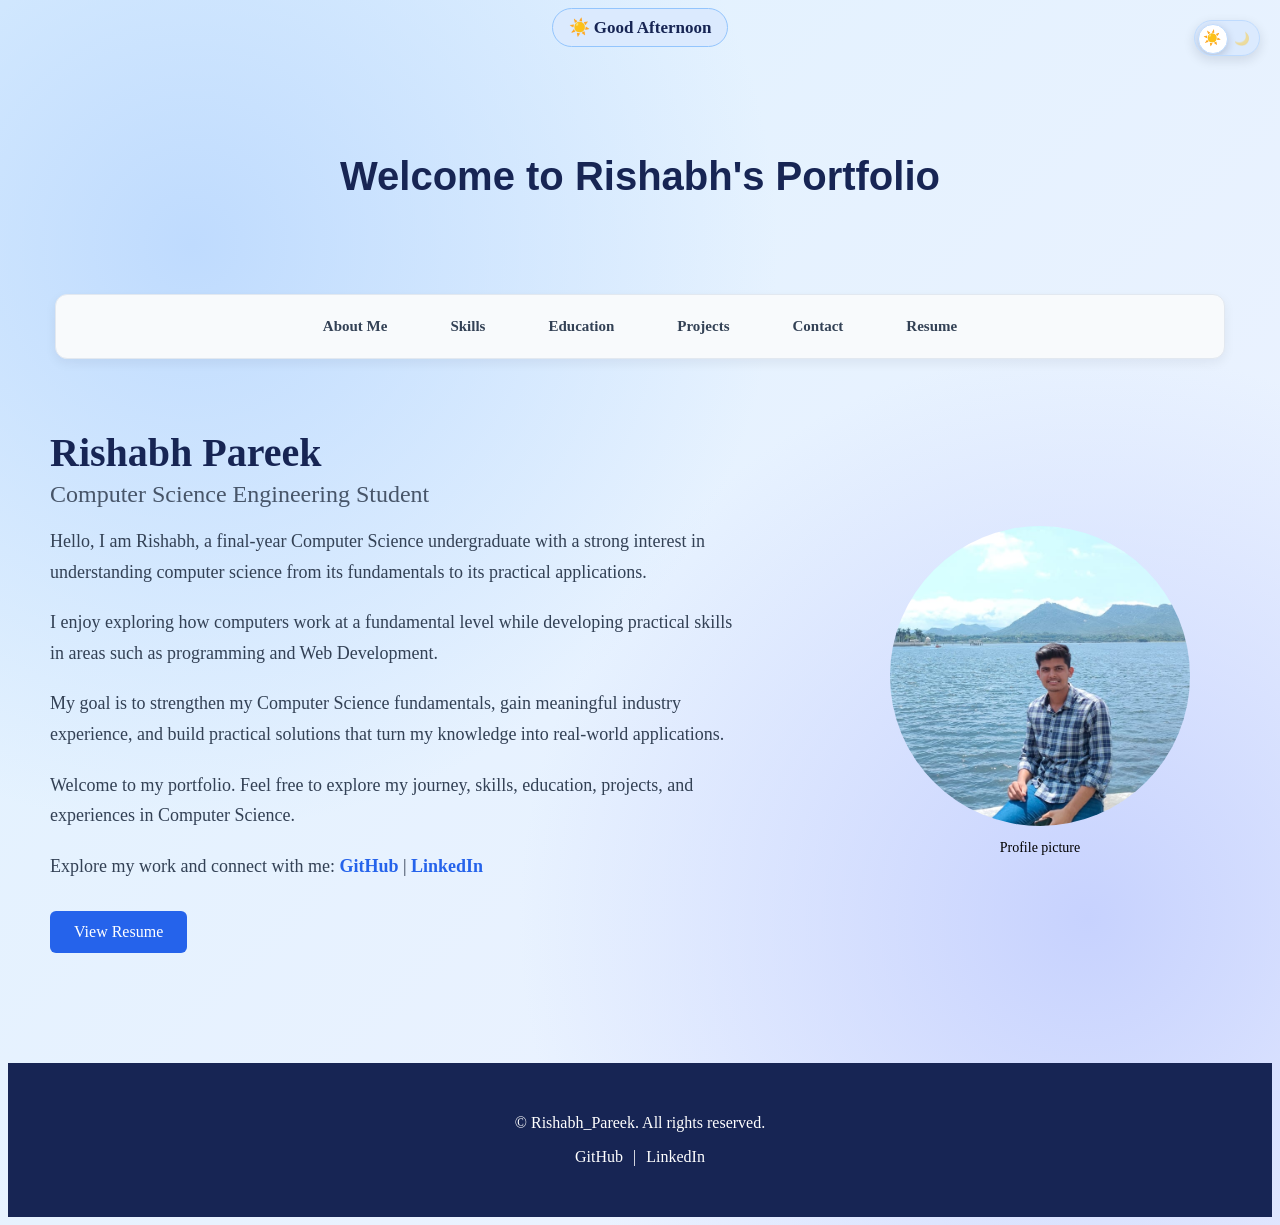
<file: index.html>
<!doctype html>
<html>
  <head>
    <meta name="viewport" content="width=device-width, initial-scale=1.0" />

    <script>
      if (localStorage.getItem("theme") === "dark") {
        document.documentElement.classList.add("dark-mode");
      }
    </script>

    <link rel="stylesheet" href="style.css" />
    <script src="script.js" defer></script>

    <title>Rishabh's Portfolio</title>
  </head>
  <body>
    <header>
      <button id="menu-btn">☰</button>
      <p id="greeting"></p>
      <h1>Welcome to Rishabh's Portfolio</h1>
      <nav>
        <a href="html_files/about.html">About Me</a>
        <a href="html_files/skills.html">Skills</a>
        <a href="html_files/education.html">Education</a>
        <a href="html_files/projects.html">Projects</a>
        <a href="html_files/contact.html">Contact</a>
        <a href="html_files/resume.html">Resume</a>
      </nav>
      <button
        id="theme-toggle"
        type="button"
        aria-label="Switch to dark mode"
        aria-pressed="false"
      >
        <span class="theme-icon theme-sun">☀️</span>
        <span class="theme-track"></span>
        <span class="theme-icon theme-moon">🌙</span>
        <span class="theme-knob"></span>
      </button>
    </header>
    <main>
      <!-- home content -->
      <section id="Home">
        <article class="home-content">
          <section class="home-text">
            <h2>Rishabh Pareek</h2>

            <h3>Computer Science Engineering Student</h3>

            <p>
              Hello, I am Rishabh, a final-year Computer Science undergraduate
              with a strong interest in understanding computer science from its
              fundamentals to its practical applications.
            </p>

            <p>
              I enjoy exploring how computers work at a fundamental level while
              developing practical skills in areas such as programming and Web
              Development.
            </p>

            <p>
              My goal is to strengthen my Computer Science fundamentals, gain
              meaningful industry experience, and build practical solutions that
              turn my knowledge into real-world applications.
            </p>

            <p>
              Welcome to my portfolio. Feel free to explore my journey, skills,
              education, projects, and experiences in Computer Science.
            </p>

            <p>
              Explore my work and connect with me:
              <a
                class="social-link"
                href="https://github.com/Rishabh8122004"
                target="_blank"
                rel="noopener noreferrer"
                >GitHub</a
              >
              |
              <a
                class="social-link"
                href="https://www.linkedin.com/in/rishabh-pareek-6089a8275/"
                target="_blank"
                rel="noopener noreferrer"
                >LinkedIn</a
              >
            </p>

            <a href="pdf_files/rishabh_resume.pdf" target="_blank">
              View Resume
            </a>
            <p id="hero-message"></p>
          </section>

          <figure class="home-image">
            <img
              class="my_profile"
              src="image/profile.jpg"
              alt="Profile Picture"
            />

            <figcaption class="my_name">Profile picture</figcaption>
          </figure>
        </article>
      </section>
    </main>
    <footer>
      <p>&copy; Rishabh_Pareek. All rights reserved.</p>

      <p>
        <a
          href="https://github.com/Rishabh8122004"
          target="_blank"
          rel="noopener noreferrer"
        >
          GitHub
        </a>
        |
        <a
          href="https://www.linkedin.com/in/rishabh-pareek-6089a8275/"
          target="_blank"
          rel="noopener noreferrer"
        >
          LinkedIn
        </a>
      </p>
    </footer>
    <button id="back-to-top">↑</button>
  </body>
</html>
</file>
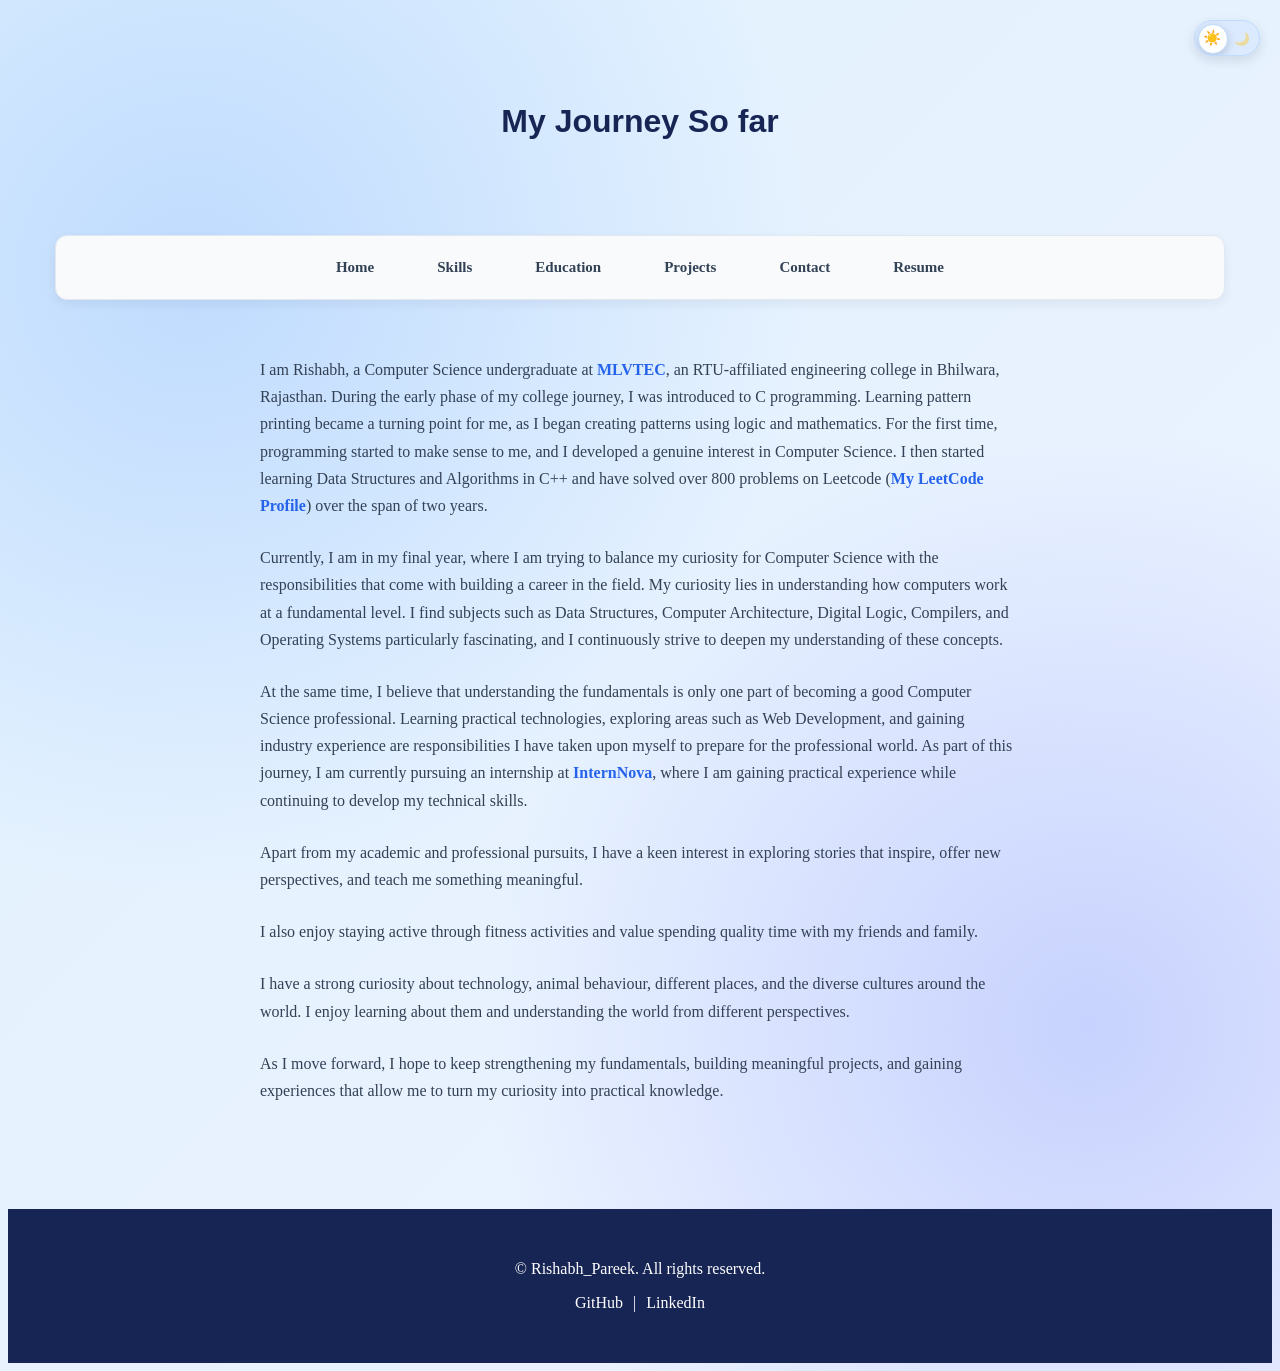
<file: html_files/about.html>
<!doctype html>
<html>
  <head>
    <meta name="viewport" content="width=device-width, initial-scale=1.0">
    <title>About Me</title>
    <script>
    if (localStorage.getItem("theme") === "dark") {
        document.documentElement.classList.add("dark-mode");
    }
</script>
    <link rel="stylesheet" href="../style.css" />
    <script src = "../script.js" defer></script>
  </head>

  <body class="about-page">
    <header>
      <button id="menu-btn">☰</button>
      <h1>My Journey So far</h1>
      <nav>
        <a href="../index.html">Home</a>
        <a href="skills.html">Skills</a>
        <a href="education.html">Education</a>
        <a href="projects.html">Projects</a>
        <a href="contact.html">Contact</a>
        <a href="resume.html">Resume</a>
      </nav>
      <button
    id="theme-toggle"
    type="button"
    aria-label="Switch to dark mode"
    aria-pressed="false"
>
    <span class="theme-icon theme-sun">☀️</span>
    <span class="theme-track"></span>
    <span class="theme-icon theme-moon">🌙</span>
    <span class="theme-knob"></span>
</button>
    </header>
    <main>
      <article class="about-content">
        <p>
          I am Rishabh, a Computer Science undergraduate at
          <a href="https://mlvti.ac.in/web/index.html" target="_blank">MLVTEC</a
          >, an RTU-affiliated engineering college in Bhilwara, Rajasthan.
          During the early phase of my college journey, I was introduced to C
          programming. Learning pattern printing became a turning point for me,
          as I began creating patterns using logic and mathematics. For the
          first time, programming started to make sense to me, and I developed a
          genuine interest in Computer Science. I then started learning Data
          Structures and Algorithms in C++ and have solved over 800 problems on
          Leetcode (<a href="https://leetcode.com/u/Rxhabh_/" target="_blank"
            >My LeetCode Profile</a
          >) over the span of two years.
        </p>

        <p>
          Currently, I am in my final year, where I am trying to balance my
          curiosity for Computer Science with the responsibilities that come
          with building a career in the field. My curiosity lies in
          understanding how computers work at a fundamental level. I find
          subjects such as Data Structures, Computer Architecture, Digital
          Logic, Compilers, and Operating Systems particularly fascinating, and
          I continuously strive to deepen my understanding of these concepts.
        </p>

        <p>
          At the same time, I believe that understanding the fundamentals is
          only one part of becoming a good Computer Science professional.
          Learning practical technologies, exploring areas such as Web
          Development, and gaining industry experience are responsibilities I
          have taken upon myself to prepare for the professional world. As part
          of this journey, I am currently pursuing an internship at
          <a href="https://www.internnova.co.in/" target="_blank">InternNova</a
          >, where I am gaining practical experience while continuing to develop
          my technical skills.
        </p>
        <p>
          Apart from my academic and professional pursuits, I have a keen
          interest in exploring stories that inspire, offer new perspectives,
          and teach me something meaningful.
        </p>

        <p>
          I also enjoy staying active through fitness activities and value
          spending quality time with my friends and family.
        </p>

        <p>
          I have a strong curiosity about technology, animal behaviour,
          different places, and the diverse cultures around the world. I enjoy
          learning about them and understanding the world from different
          perspectives.
        </p>
        <p>
          As I move forward, I hope to keep strengthening my fundamentals,
          building meaningful projects, and gaining experiences that allow me to
          turn my curiosity into practical knowledge.
        </p>
      </article>
    </main>
    <footer>
      <p>&copy; Rishabh_Pareek. All rights reserved.</p>

      <p>
        <a
          href="https://github.com/Rishabh8122004"
          target="_blank"
          rel="noopener noreferrer"
        >
          GitHub
        </a>
        |
        <a
          href="https://www.linkedin.com/in/rishabh-pareek-6089a8275/"
          target="_blank"
          rel="noopener noreferrer"
        >
          LinkedIn
        </a>
      </p>
    </footer>
  </body>
</html>
</file>
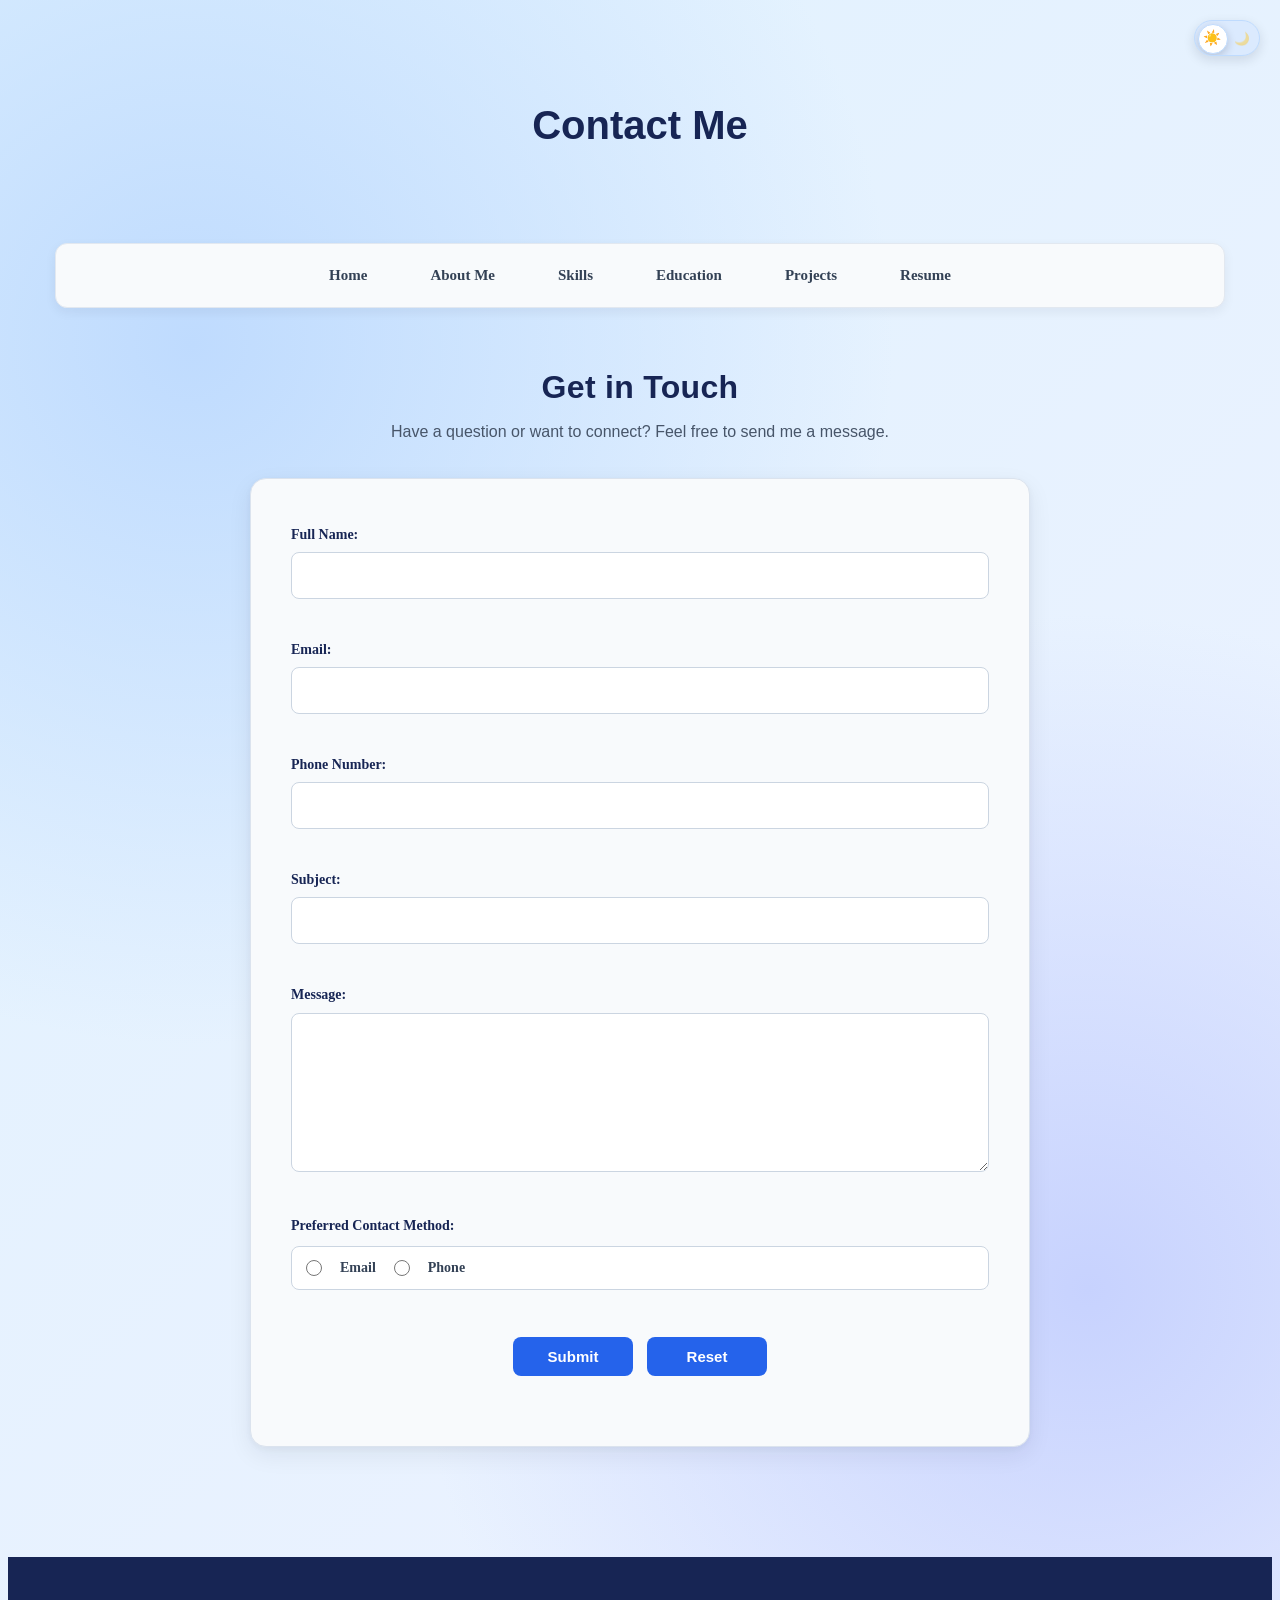
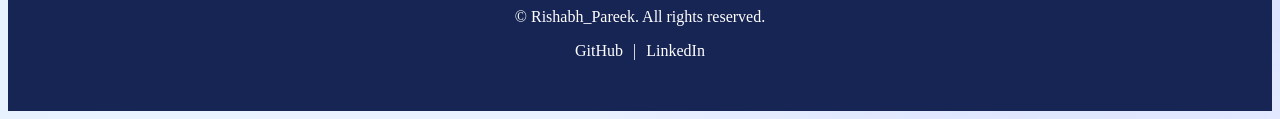
<file: html_files/contact.html>
<!doctype html>
<html>
  <head>
    <meta name="viewport" content="width=device-width, initial-scale=1.0" />
    <title>Contact Me</title>
    <script>
    if (localStorage.getItem("theme") === "dark") {
        document.documentElement.classList.add("dark-mode");
    }
</script>
    <link rel="stylesheet" href="../style.css" />
    <script src="../script.js" defer></script>
  </head>
  <body class="contact-page">
    <header>
      <button id="menu-btn">☰</button>
      <h1>Contact Me</h1>
      <nav>
        <a href="../index.html">Home</a>
        <a href="about.html">About Me</a>
        <a href="skills.html">Skills</a>
        <a href="education.html">Education</a>
        <a href="projects.html">Projects</a>
        <a href="resume.html">Resume</a>
      </nav>
      <button
    id="theme-toggle"
    type="button"
    aria-label="Switch to dark mode"
    aria-pressed="false"
>
    <span class="theme-icon theme-sun">☀️</span>
    <span class="theme-track"></span>
    <span class="theme-icon theme-moon">🌙</span>
    <span class="theme-knob"></span>
</button>
    </header>
    <main>
      <h2>Get in Touch</h2>
      <p>Have a question or want to connect? Feel free to send me a message.</p>
      <form id="contact-form">
        <!-- Full Name -->
        <label for="name">Full Name:</label>
        <input type="text" id="name" name="name" required />
        <small class="form-error" id="name-error"></small>

        <!-- Email -->
        <label for="email">Email:</label>
        <input type="email" id="email" name="email" required />
        <small class="form-error" id="email-error"></small>

        <!-- Phone Number -->
        <label for="phone">Phone Number:</label>
        <input type="tel" id="phone" name="phone" />
        <small class="form-error" id="phone-error"></small>

        <!-- Subject -->
        <label for="subject">Subject:</label>
        <input type="text" id="subject" name="subject" />
        <small class="form-error" id="subject-error"></small>

        <!-- Message -->
        <label for="message">Message:</label>
        <textarea id="message" name="message" rows="6" cols="40"></textarea>
        <small class="form-error" id="message-error"></small>

        <!-- Preferred Contact Method -->
        <p>Preferred Contact Method:</p>

        <!-- Preferred Contact Method -->
        <fieldset>
          <input
            type="radio"
            id="contact-email"
            name="contact-method"
            value="email"
          />
          <label for="contact-email">Email</label>

          <input
            type="radio"
            id="contact-phone"
            name="contact-method"
            value="phone"
          />
          <label for="contact-phone">Phone</label>
        </fieldset>
        <small class="form-error" id="contact-method-error"></small>
        <!-- Buttons -->
        <section>
          <button type="submit">Submit</button>
          <button type="reset">Reset</button>
        </section>

        <!-- Success Message -->
        <small class="form-success" id="form-success"></small>
      </form>
    </main>
    <footer>
      <p>&copy; Rishabh_Pareek. All rights reserved.</p>

      <p>
        <a
          href="https://github.com/Rishabh8122004"
          target="_blank"
          rel="noopener noreferrer"
        >
          GitHub
        </a>
        |
        <a
          href="https://www.linkedin.com/in/rishabh-pareek-6089a8275/"
          target="_blank"
          rel="noopener noreferrer"
        >
          LinkedIn
        </a>
      </p>
    </footer>
  </body>
</html>
</file>
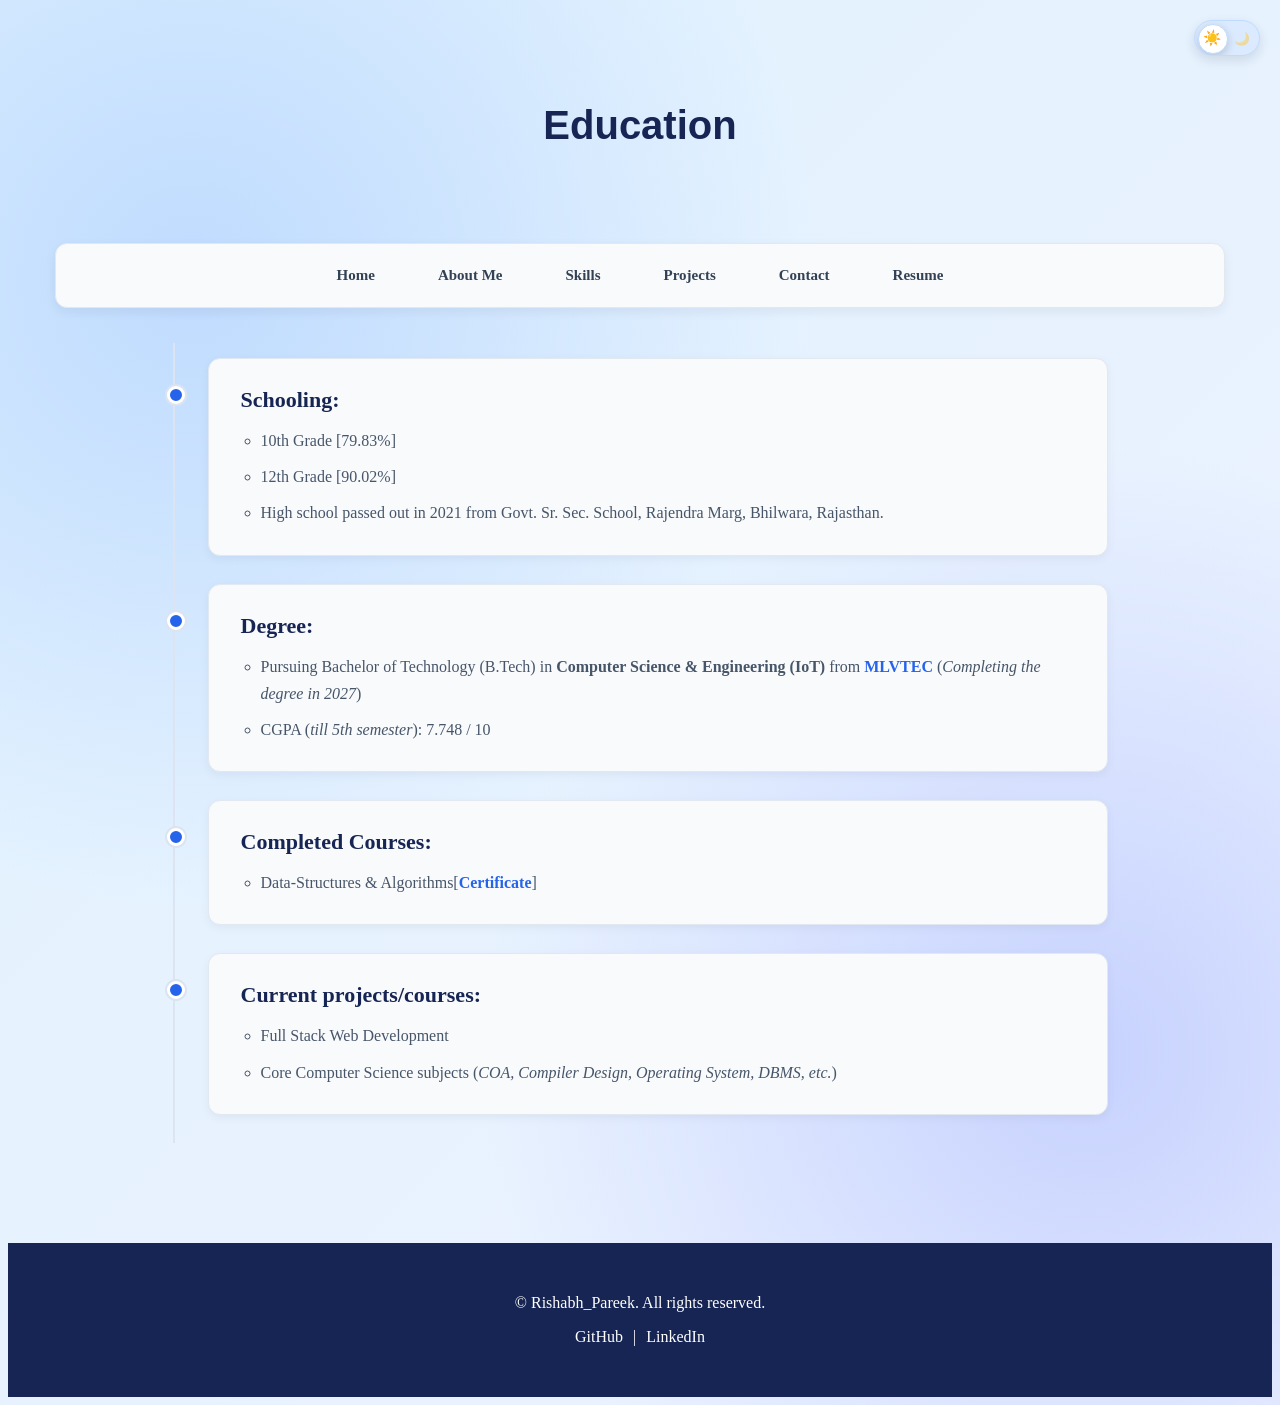
<file: html_files/education.html>
<!doctype html>
<html>
  <head>
    <meta name="viewport" content="width=device-width, initial-scale=1.0">
    <title>Education</title>
    <script>
    if (localStorage.getItem("theme") === "dark") {
        document.documentElement.classList.add("dark-mode");
    }
</script>
    <link rel="stylesheet" href="../style.css" />
    <script src = "../script.js" defer></script>
  </head>

  <body class="education-page">
    <header>
      <button id="menu-btn">☰</button>
      <h1>Education</h1>
      <nav>
        <a href="../index.html">Home</a>
        <a href="about.html">About Me</a>
        <a href="skills.html">Skills</a>
        <a href="projects.html">Projects</a>
        <a href="contact.html">Contact</a>
        <a href="resume.html">Resume</a>
      </nav>
      <button
    id="theme-toggle"
    type="button"
    aria-label="Switch to dark mode"
    aria-pressed="false"
>
    <span class="theme-icon theme-sun">☀️</span>
    <span class="theme-track"></span>
    <span class="theme-icon theme-moon">🌙</span>
    <span class="theme-knob"></span>
</button>
    </header>
    <main>
      <ul>
        <li>
          <strong>Schooling:</strong>
          <ul>
            <li>10th Grade [79.83%]</li>
            <li>12th Grade [90.02%]</li>
            <li>
              High school passed out in 2021 from Govt. Sr. Sec. School,
              Rajendra Marg, Bhilwara, Rajasthan.
            </li>
          </ul>
        </li>

        <li>
          <strong>Degree:</strong>
          <ul>
            <li>
              Pursuing Bachelor of Technology (B.Tech) in
              <b>Computer Science & Engineering (IoT)</b> from
              <a href="https://mlvti.ac.in/web/index.html" target="_blank">
                MLVTEC
              </a>
              (<em>Completing the degree in 2027</em>)
            </li>

            <li>CGPA (<i>till 5th semester</i>): 7.748 / 10</li>
          </ul>
        </li>

        <li>
          <strong>Completed Courses:</strong>
          <ul>
            <li>
              Data-Structures & Algorithms[<a
                href="../image/Data_Structure_certificate.jpg"
                target="_blank"
                >Certificate</a
              >]
            </li>
          </ul>
        </li>
        <li>
          <b>Current projects/courses:</b>
          <ul>
            <li>Full Stack Web Development</li>
            <li>
              Core Computer Science subjects (<i
                >COA, Compiler Design, Operating System, DBMS, etc.</i
              >)
            </li>
          </ul>
        </li>
      </ul>
    </main>
    <footer>
      <p>&copy; Rishabh_Pareek. All rights reserved.</p>

      <p>
        <a
          href="https://github.com/Rishabh8122004"
          target="_blank"
          rel="noopener noreferrer"
        >
          GitHub
        </a>
        |
        <a
          href="https://www.linkedin.com/in/rishabh-pareek-6089a8275/"
          target="_blank"
          rel="noopener noreferrer"
        >
          LinkedIn
        </a>
      </p>
    </footer>
  </body>
</html>
</file>
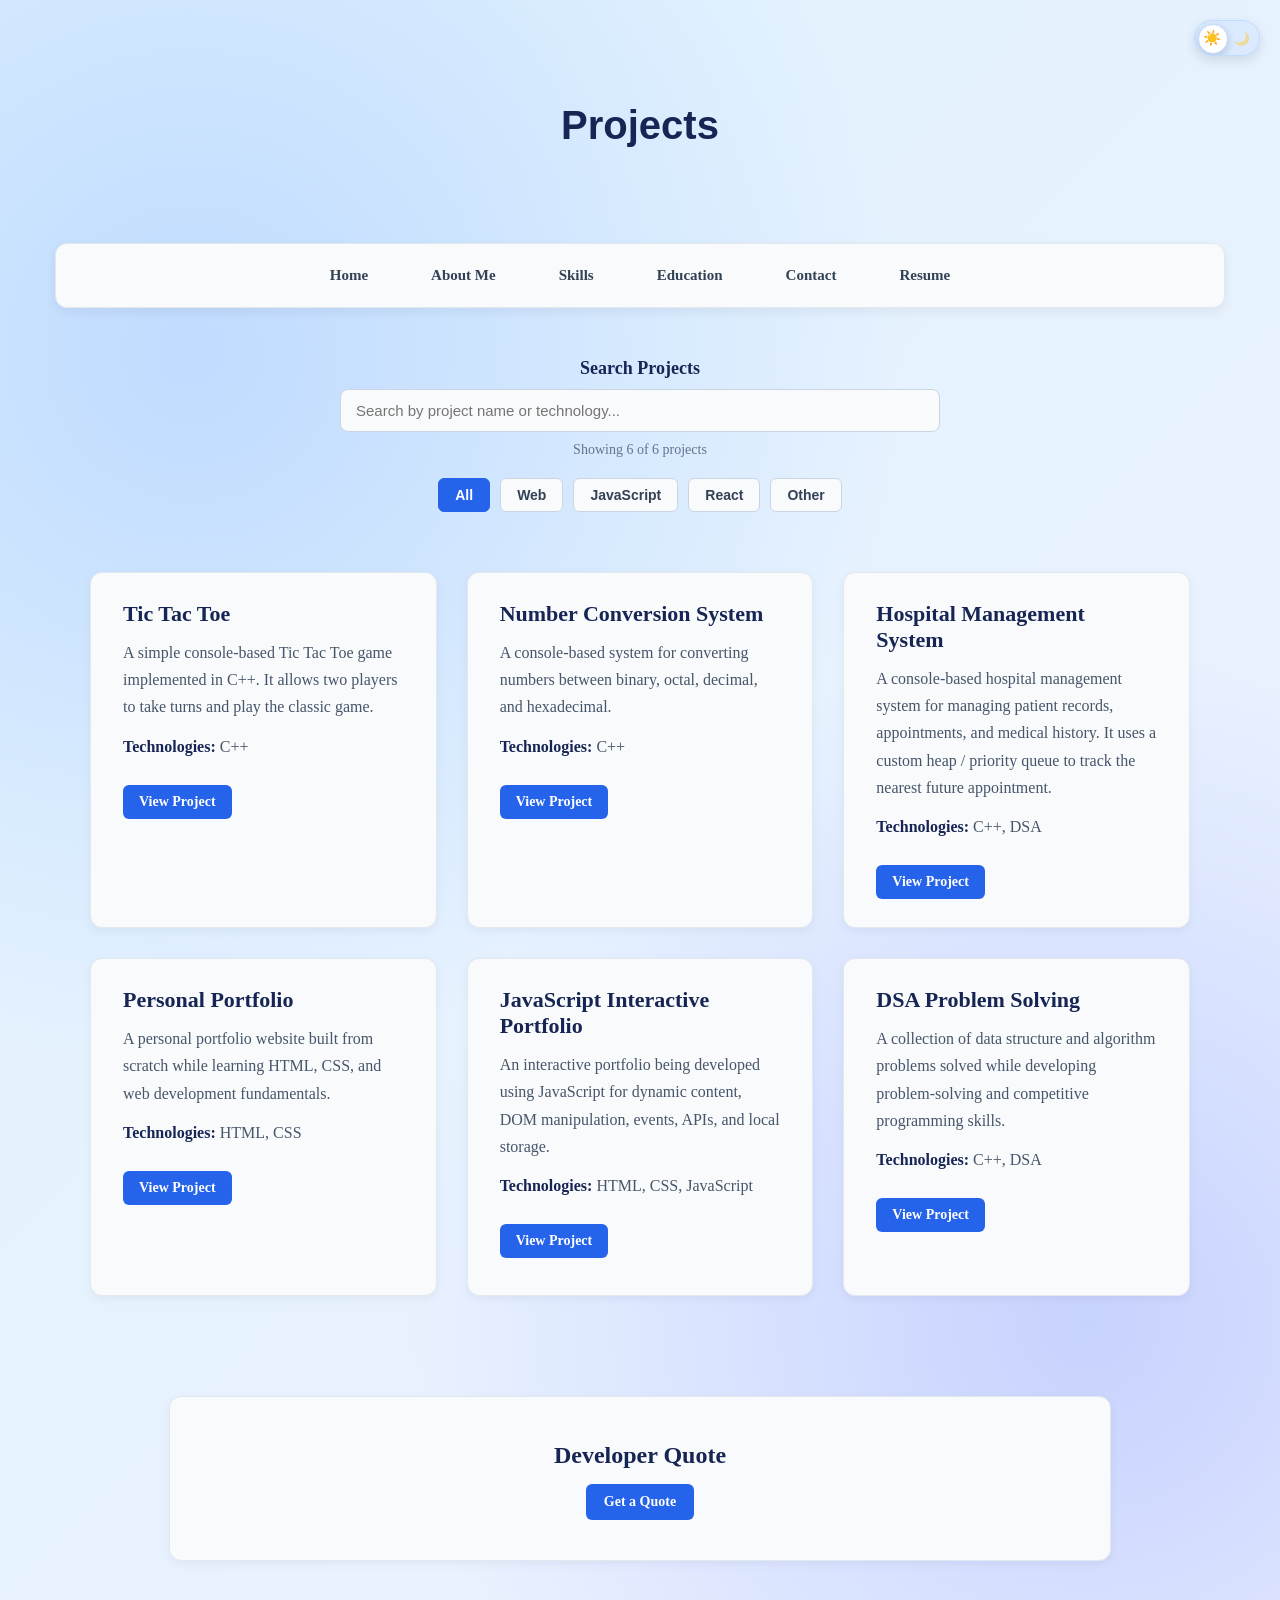
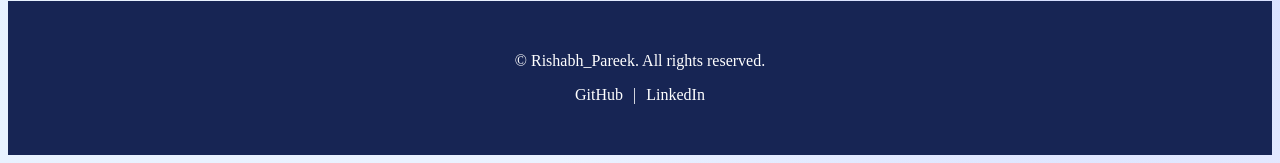
<file: html_files/projects.html>
<!doctype html>
<html>
  <head>
    <meta name="viewport" content="width=device-width, initial-scale=1.0" />
    <title>Projects</title>
    <script>
      if (localStorage.getItem("theme") === "dark") {
        document.documentElement.classList.add("dark-mode");
      }
    </script>
    <link rel="stylesheet" href="../style.css" />
    <script src="../script.js" defer></script>
  </head>
  <body class="projects-page">
    <header>
      <button id="menu-btn">☰</button>
      <h1>Projects</h1>
      <nav>
        <a href="../index.html">Home</a>
        <a href="about.html">About Me</a>
        <a href="skills.html">Skills</a>
        <a href="education.html">Education</a>
        <a href="contact.html">Contact</a>
        <a href="resume.html">Resume</a>
      </nav>
      <button
        id="theme-toggle"
        type="button"
        aria-label="Switch to dark mode"
        aria-pressed="false"
      >
        <span class="theme-icon theme-sun">☀️</span>
        <span class="theme-track"></span>
        <span class="theme-icon theme-moon">🌙</span>
        <span class="theme-knob"></span>
      </button>
    </header>
    <main>
      <!-- ===== Project Search ===== -->

      <section class="project-controls">
        <label for="project-search">Search Projects</label>

        <input
          type="search"
          id="project-search"
          placeholder="Search by project name or technology..."
        />
        <p id="project-count" class="project-count"></p>

        <!-- ===== Project Filters ===== -->

        <section class="project-filters" aria-label="Project filters">
          <button
            type="button"
            class="filter-btn active"
            data-category="All"
            aria-pressed="true"
          >
            All
          </button>
          <button
            type="button"
            class="filter-btn"
            data-category="Web"
            aria-pressed="false"
          >
            Web
          </button>
          <button
            type="button"
            class="filter-btn"
            data-category="JavaScript"
            aria-pressed="false"
          >
            JavaScript
          </button>
          <button
            type="button"
            class="filter-btn"
            data-category="React"
            aria-pressed="false"
          >
            React
          </button>
          <button
            type="button"
            class="filter-btn"
            data-category="Other"
            aria-pressed="false"
          >
            Other
          </button>
        </section>
      </section>
      <!-- ===== Dynamic Project List ===== -->

      <ol id="projects-list"></ol>
      <!-- ===== Project Details Modal ===== -->

      <!-- ===== Project Details Modal ===== -->

      <section
        id="project-modal"
        class="project-modal"
        role="dialog"
        aria-modal="true"
        aria-labelledby="modal-title"
      >
        <article class="project-modal-content">
          <button
            id="modal-close"
            class="modal-close"
            type="button"
            aria-label="Close project details"
          >
            &times;
          </button>

          <h2 id="modal-title"></h2>

          <p id="modal-description"></p>

          <p>
            <b>Technologies:</b>
            <strong id="modal-technologies"></strong>
          </p>

          <a id="modal-link" href="#" target="_blank" rel="noopener noreferrer">
            View Project
          </a>
        </article>
      </section>
      <!-- API integration-->
      <section id="api-section">
        <h2>Developer Quote</h2>

        <button id="load-quote" type="button">Get a Quote</button>

        <p id="api-status"></p>
        <blockquote id="quote-result"></blockquote>
      </section>
    </main>
    <footer>
      <p>&copy; Rishabh_Pareek. All rights reserved.</p>

      <p>
        <a
          href="https://github.com/Rishabh8122004"
          target="_blank"
          rel="noopener noreferrer"
        >
          GitHub
        </a>
        |
        <a
          href="https://www.linkedin.com/in/rishabh-pareek-6089a8275/"
          target="_blank"
          rel="noopener noreferrer"
        >
          LinkedIn
        </a>
      </p>
    </footer>
  </body>
</html>
</file>
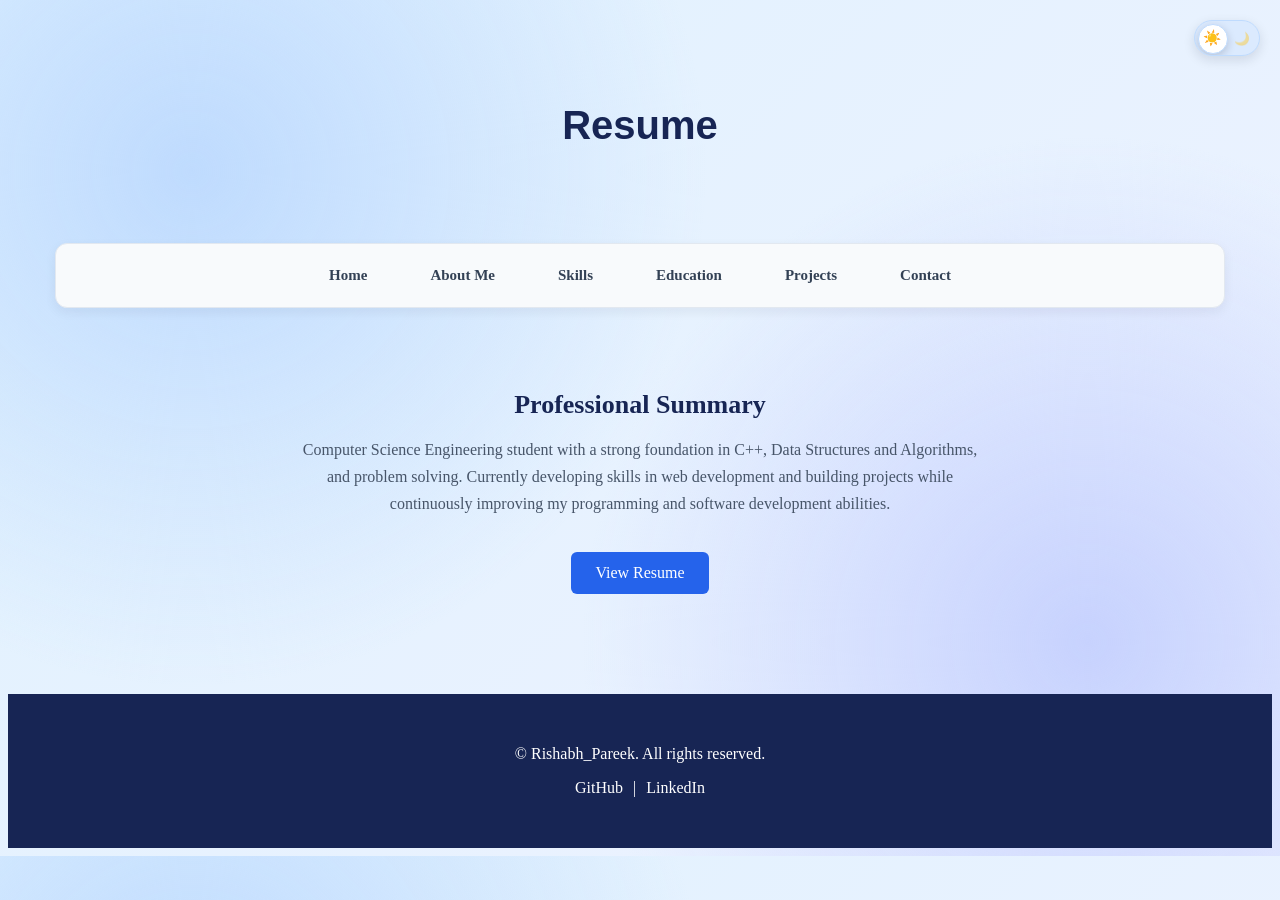
<file: html_files/resume.html>
<!doctype html>
<html>
  <head>
    <meta name="viewport" content="width=device-width, initial-scale=1.0">
    <title>Resume</title>
    <script>
    if (localStorage.getItem("theme") === "dark") {
        document.documentElement.classList.add("dark-mode");
    }
</script>
    <link rel="stylesheet" href="../style.css" />
    <script src = "../script.js" defer></script>
  </head>

  <body class="resume-page">
    <header>
      <button id="menu-btn">☰</button>
      <h1>Resume</h1>
      <nav>
        <a href="../index.html">Home</a>
        <a href="about.html">About Me</a>
        <a href="skills.html">Skills</a>
        <a href="education.html">Education</a>
        <a href="projects.html">Projects</a>
        <a href="contact.html">Contact</a>
      </nav>
      <button
    id="theme-toggle"
    type="button"
    aria-label="Switch to dark mode"
    aria-pressed="false"
>
    <span class="theme-icon theme-sun">☀️</span>
    <span class="theme-track"></span>
    <span class="theme-icon theme-moon">🌙</span>
    <span class="theme-knob"></span>
</button>
    </header>

    <main>
      <section class="resume-section">
        <h2>Professional Summary</h2>

        <p>
          Computer Science Engineering student with a strong foundation in C++,
          Data Structures and Algorithms, and problem solving. Currently
          developing skills in web development and building projects while
          continuously improving my programming and software development
          abilities.
        </p>

        <a href="../pdf_files/rishabh_resume.pdf" target="_blank">
          View Resume
        </a>
      </section>
    </main>

    <footer>
      <p>&copy; Rishabh_Pareek. All rights reserved.</p>

      <p>
        <a
          href="https://github.com/Rishabh8122004"
          target="_blank"
          rel="noopener noreferrer"
        >
          GitHub
        </a>
        |
        <a
          href="https://www.linkedin.com/in/rishabh-pareek-6089a8275/"
          target="_blank"
          rel="noopener noreferrer"
        >
          LinkedIn
        </a>
      </p>
    </footer>
  </body>
</html>
</file>
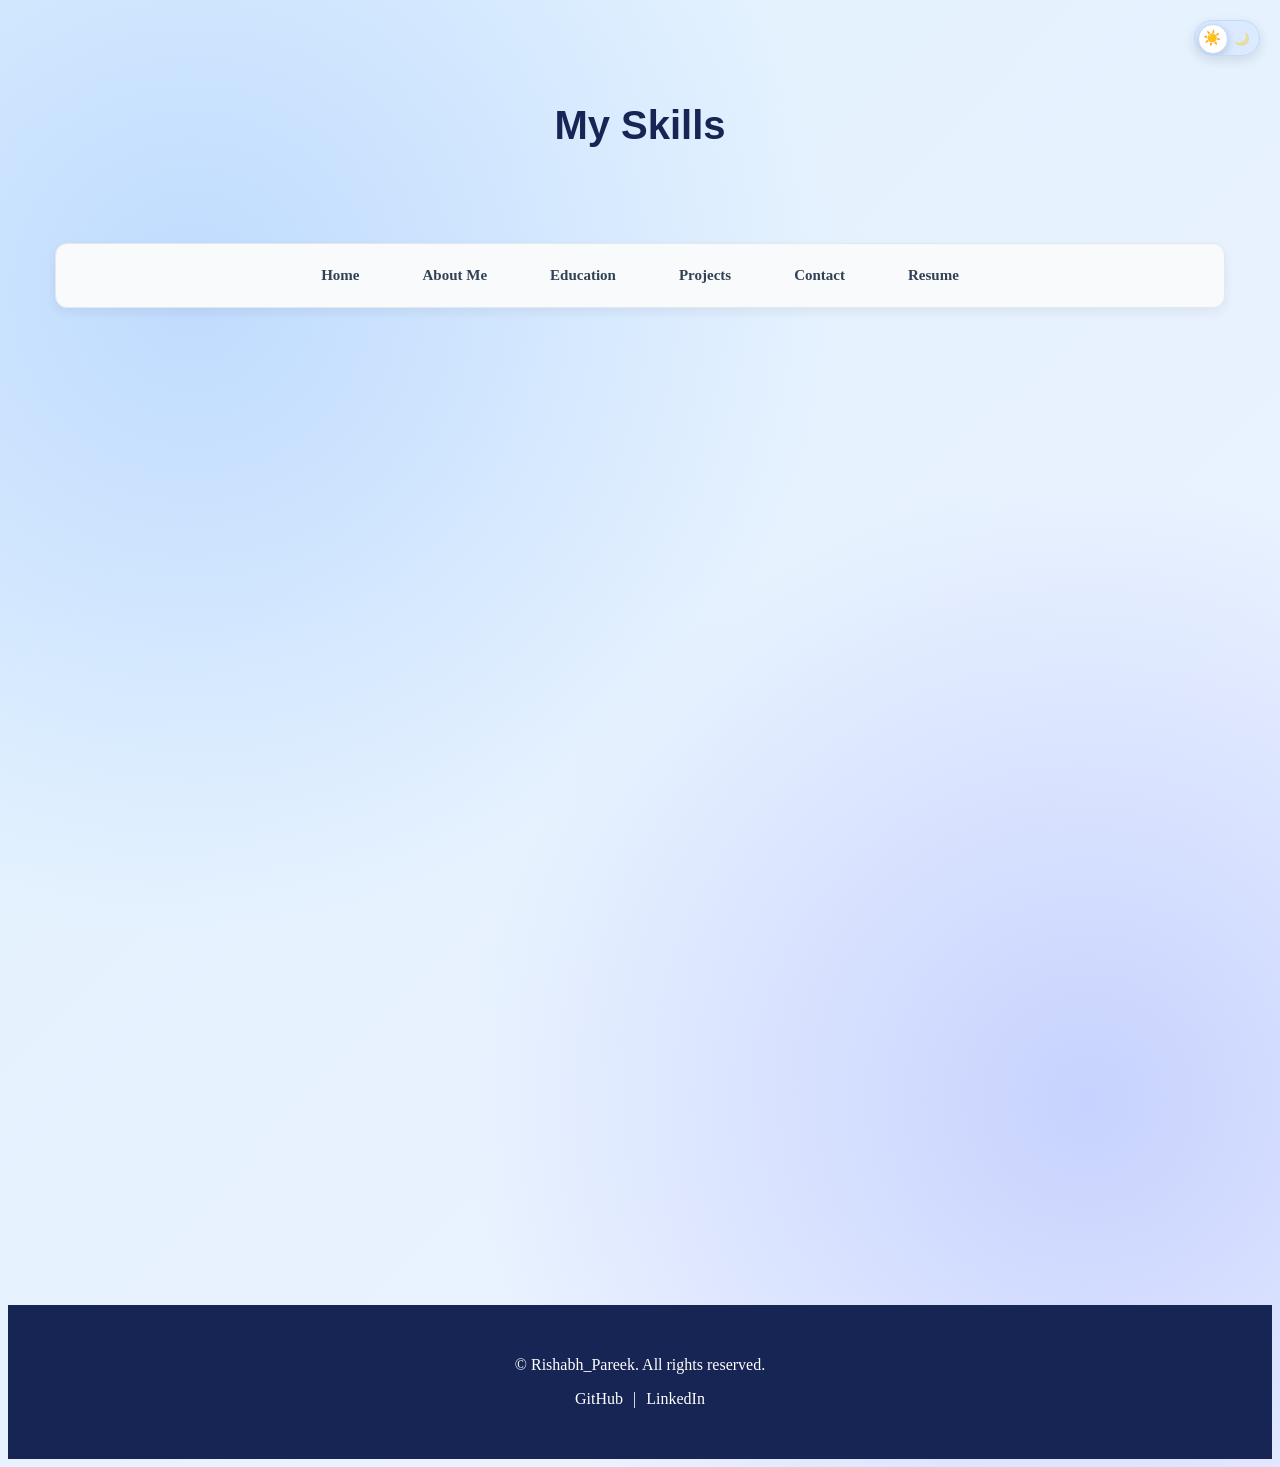
<file: html_files/skills.html>
<!doctype html>
<html>
  <head>
    <meta name="viewport" content="width=device-width, initial-scale=1.0" />
    <title>Skills</title>
    <script>
    if (localStorage.getItem("theme") === "dark") {
        document.documentElement.classList.add("dark-mode");
    }
</script>
    <link rel="stylesheet" href="../style.css" />
    <script src="../script.js" defer></script>
  </head>
  <body class="skills-page">
    <header>
      <button id="menu-btn">☰</button>
      <h1>My Skills</h1>
      <nav>
        <a href="../index.html">Home</a>
        <a href="about.html">About Me</a>
        <a href="education.html">Education</a>
        <a href="projects.html">Projects</a>
        <a href="contact.html">Contact</a>
        <a href="resume.html">Resume</a>
      </nav>
      <button
    id="theme-toggle"
    type="button"
    aria-label="Switch to dark mode"
    aria-pressed="false"
>
    <span class="theme-icon theme-sun">☀️</span>
    <span class="theme-track"></span>
    <span class="theme-icon theme-moon">🌙</span>
    <span class="theme-knob"></span>
</button>
    </header>
    <main>
      <ul id="skills-list"></ul>
    </main>
    <footer>
      <p>&copy; Rishabh_Pareek. All rights reserved.</p>

      <p>
        <a
          href="https://github.com/Rishabh8122004"
          target="_blank"
          rel="noopener noreferrer"
        >
          GitHub
        </a>
        |
        <a
          href="https://www.linkedin.com/in/rishabh-pareek-6089a8275/"
          target="_blank"
          rel="noopener noreferrer"
        >
          LinkedIn
        </a>
      </p>
    </footer>
  </body>
</html>
</file>
<file: style.css>
/* ==================================================
   GLOBAL STYLES
================================================== */

/* ---------- Prevent Dark-Mode Flash ---------- */
html.dark-mode body {
  background:
    radial-gradient(circle at 15% 20%, #263957 0%, transparent 40%),
    radial-gradient(circle at 85% 75%, #293653 0%, transparent 40%),
    linear-gradient(135deg, #1b2638, #202b3d);
}

/* ---------- Prevent Navigation Flash ---------- */
html.dark-mode nav {
  background-color: #202b3d;
  border-color: #334155;
  box-shadow: 0 8px 20px rgba(0, 0, 0, 0.25);
}

html.dark-mode nav a {
  color: #cbd5e1;
}

html.dark-mode nav a:hover,
html.dark-mode nav a.active {
  background-color: #263449;
  color: #60a5fa;
}

/* ---------- Website Background ---------- */
body {
  background:
    radial-gradient(circle at 15% 20%, #bfdbfe 0%, transparent 40%),
    radial-gradient(circle at 85% 75%, #c7d2fe 0%, transparent 40%),
    linear-gradient(135deg, #e0f2fe, #eef2ff);
}


/* ==================================================
   HEADER
================================================== */

header {
  display: flex;
  flex-direction: column;
  align-items: center;
}

h1 {
  color: #172554;
  font-family: Arial, sans-serif;
  font-size: 40px;
  font-weight: bold;
  text-align: center;
  padding: 65px;
  margin: 30px 0;
}

#greeting {
  display: inline-block;
  margin: 0 0 12px;
  padding: 8px 16px;
  color: #172554;
  background-color: #dbeafe;
  border-radius: 20px;
  font-size: 17px;
  font-weight: 600;
  border: 1px solid #93c5fd;
}


/* ==================================================
   NAVIGATION
   MOBILE-FIRST
================================================== */

nav {
  display: none;
  position: fixed;
  top: 0;
  left: 0;
  width: 30%;
  height: 100vh;
  flex-direction: column;
  padding: 80px 15px 20px;
  background-color: #f8fafc;
  border-right: 1px solid #e2e8f0;
  border-radius: 0;
  box-shadow: 4px 0 15px rgba(15, 23, 42, 0.12);
  z-index: 999;
}

nav.show {
  display: flex;
}

nav a {
  padding: 11px 14px;
  color: #334155;
  text-decoration: none;
  font-size: 15px;
  font-weight: 600;
  border-radius: 8px;
  transition:
    background-color 0.3s,
    color 0.3s,
    transform 0.3s;
}

nav a.active,
nav a:hover {
  background-color: #e0e7ff;
  color: #1d4ed8;
}

nav a:hover {
  transform: translateX(4px);
}


/* ==================================================
   THEME TOGGLE
   PREMIUM PILL SWITCH
   MOBILE-FIRST
================================================== */

#theme-toggle {
  position: fixed;
  top: 20px;
  right: 20px;
  display: flex;
  align-items: center;
  justify-content: space-between;
  width: 66px;
  height: 36px;
  padding: 0 7px;
  background-color: #dbeafe;
  border: 1px solid #bfdbfe;
  border-radius: 50px;
  cursor: pointer;
  box-shadow: 0 4px 12px rgba(15, 23, 42, 0.12);
  z-index: 1000;
  overflow: hidden;
  transition:
    background-color 0.35s ease,
    border-color 0.35s ease,
    box-shadow 0.35s ease,
    transform 0.25s ease;
}

.theme-icon {
  position: relative;
  z-index: 3;
  display: flex;
  align-items: center;
  justify-content: center;
  width: 20px;
  height: 20px;
  font-size: 14px;
  transition:
    opacity 0.35s ease,
    transform 0.35s ease,
    filter 0.35s ease;
}

.theme-sun {
  opacity: 1;
  transform: scale(1.05);
}

.theme-moon {
  opacity: 0.45;
  transform: scale(0.9);
}

.theme-knob {
  position: absolute;
  top: 3px;
  left: 3px;
  width: 28px;
  height: 28px;
  background-color: #ffffff;
  border: 1px solid #bfdbfe;
  border-radius: 50%;
  box-shadow: 0 3px 8px rgba(15, 23, 42, 0.18);
  z-index: 2;
  transition:
    transform 0.35s cubic-bezier(0.4, 0, 0.2, 1),
    background-color 0.35s ease,
    border-color 0.35s ease,
    box-shadow 0.35s ease;
}

#theme-toggle:hover {
  transform: translateY(-2px);
  box-shadow: 0 7px 16px rgba(15, 23, 42, 0.16);
}

#theme-toggle:active {
  transform: translateY(0) scale(0.97);
}


/* ==================================================
   MOBILE MENU BUTTON
================================================== */

#menu-btn {
  display: block;
  position: fixed;
  top: 20px;
  left: 20px;
  padding: 8px 12px;
  background-color: #f8fafc;
  color: #172554;
  border: 1px solid #e2e8f0;
  border-radius: 8px;
  font-size: 24px;
  cursor: pointer;
  box-shadow: 0 4px 12px rgba(15, 23, 42, 0.08);
  z-index: 1000;
}


/* ==================================================
   BACK TO TOP BUTTON
================================================== */

#back-to-top {
  display: none;
  position: fixed;
  right: 20px;
  bottom: 20px;
  width: 42px;
  height: 42px;
  background-color: #172554;
  color: #f8fafc;
  border: 1px solid #2563eb;
  border-radius: 50%;
  font-size: 20px;
  font-weight: 600;
  line-height: 1;
  cursor: pointer;
  z-index: 999;
  box-shadow: 0 5px 15px #2563eb;
  transition:
    background-color 0.3s,
    transform 0.3s,
    box-shadow 0.3s;
}

#back-to-top:hover {
  background-color: #2563eb;
  transform: translateY(-3px);
  box-shadow: 0 8px 20px rgba(15, 23, 42, 0.25);
}


/* ==================================================
   HOME PAGE
================================================== */

.home-content {
  display: flex;
  flex-direction: column;
  align-items: center;
  gap: 30px;
  padding: 40px 20px;
  text-align: center;
}

.home-text {
  max-width: 700px;
}

.home-text p {
  color: #334155;
  font-size: 16px;
  line-height: 1.6;
  margin-bottom: 20px;
}

.home-text h2 {
  margin: 0;
  color: #172554;
  font-size: 32px;
}

.home-text h3 {
  margin: 5px 0 15px;
  color: #475569;
  font-size: 20px;
  font-weight: 500;
}

.my_profile {
  width: 200px;
  height: 200px;
  object-fit: cover;
  border-radius: 50%;
}

.home-image {
  text-align: center;
}

.my_name {
  margin-top: 10px;
  font-size: 14px;
  font-weight: normal;
}

.home-text > a {
  display: inline-block;
  padding: 12px 24px;
  margin-top: 10px;
  background-color: #2563eb;
  color: white;
  text-decoration: none;
  border-radius: 6px;
  transition:
    background-color 0.3s,
    transform 0.3s;
}

.home-text > a:hover {
  background-color: #1d4ed8;
  transform: scale(1.05);
}

.social-link {
  color: #2563eb;
  text-decoration: none;
  font-weight: 600;
  transition: color 0.3s;
}

.social-link:hover {
  color: #1d4ed8;
}

/* Retained because the current GitHub version still contains the Home link. */
.home-link {
  position: fixed;
  top: 20px;
  right: 20px;
  padding: 8px 14px;
  background-color: #f8fafc;
  color: #172554;
  border: 1px solid #e2e8f0;
  border-radius: 8px;
  text-decoration: none;
  font-size: 15px;
  font-weight: 600;
  box-shadow: 0 4px 12px rgba(15, 23, 42, 0.08);
  z-index: 1000;
}

.home-link:hover {
  background-color: #e0e7ff;
  color: #1d4ed8;
}


/* ==================================================
   ABOUT PAGE
================================================== */

.about-page main {
  width: 100%;
}

.about-content {
  box-sizing: border-box;
  max-width: 800px;
  margin: 0 auto;
  padding: 40px 20px;
}

.about-content p {
  color: #334155;
  font-size: 16px;
  line-height: 1.7;
  margin-bottom: 25px;
}

.about-content a {
  color: #2563eb;
  font-weight: 600;
  text-decoration: none;
  transition: color 0.3s;
}

.about-content a:hover {
  color: #1d4ed8;
  text-decoration: underline;
}

.about-page h1 {
  color: #172554;
  font-size: 32px;
  text-align: center;
  margin: 30px 0;
}


/* ==================================================
   SKILLS PAGE
================================================== */

.skills-page main ul {
  display: grid;
  grid-template-columns: 1fr;
  gap: 20px;
  max-width: 800px;
  margin: 0 auto;
  padding: 40px 20px;
  list-style: none;
}

.skills-page main li {
  position: relative;
  padding: 25px 20px;
  background-color: #f8fafc;
  border: 1px solid #cbd5e1;
  border-radius: 8px;
  color: #334155;
  text-align: center;
  opacity: 0;
  transform: scale(0.88);
  transition:
    opacity 0.6s ease,
    transform 0.6s ease,
    box-shadow 0.3s ease;
}

.skills-page main li.show-skill {
  opacity: 1;
  transform: scale(1);
}

.skills-page main li h3 {
  position: relative;
  display: inline-block;
  margin: 0 0 15px;
  color: #172554;
  font-size: 22px;
  font-weight: 700;
  letter-spacing: 0.5px;
}

.skills-page main li h3::after {
  content: "";
  position: absolute;
  left: 50%;
  bottom: -7px;
  width: 35px;
  height: 3px;
  background-color: #2563eb;
  border-radius: 3px;
  transform: translateX(-50%);
}

.skills-page main li p {
  margin: 10px 0;
  color: #475569;
  font-size: 15px;
  line-height: 1.6;
}

.skills-page main li.show-skill:hover {
  transform: scale(1.03) translateY(-5px);
  box-shadow: 0 8px 20px rgba(0, 0, 0, 0.12);
}

.skills-page main li a {
  display: inline-block;
  margin-top: 8px;
  color: #2563eb;
  text-decoration: none;
  font-weight: 600;
  transition:
    color 0.3s ease,
    transform 0.3s ease;
}

.skills-page main li a:hover {
  color: #1d4ed8;
  text-decoration: underline;
  transform: translateY(-2px);
}


/* ==================================================
   EDUCATION PAGE
================================================== */

.education-page main > ul {
  position: relative;
  max-width: 900px;
  margin: 0 auto;
  padding: 30px 20px 50px 45px;
  list-style: none;
}

.education-page main > ul::before {
  content: "";
  position: absolute;
  left: 20px;
  top: 35px;
  bottom: 60px;
  width: 2px;
  background-color: #dbe4f0;
}

.education-page main > ul > li {
  position: relative;
  margin-bottom: 28px;
  padding: 22px 20px;
  background-color: #f8fafc;
  border: 1px solid #e2e8f0;
  border-radius: 12px;
  box-shadow: 0 3px 10px rgba(15, 23, 42, 0.05);
  transition:
    transform 0.3s,
    box-shadow 0.3s;
}

.education-page main > ul > li::before {
  content: "";
  position: absolute;
  left: -32px;
  top: 27px;
  width: 12px;
  height: 12px;
  background-color: #2563eb;
  border: 3px solid white;
  border-radius: 50%;
  box-shadow: 0 0 0 2px #dbe4f0;
}

.education-page main > ul > li > strong,
.education-page main > ul > li > b {
  display: block;
  margin-bottom: 14px;
  color: #172554;
  font-size: 21px;
  font-weight: bold;
}

.education-page main > ul > li > ul {
  margin: 0;
  padding-left: 20px;
}

.education-page main > ul > li > ul > li {
  margin-bottom: 9px;
  color: #475569;
  font-size: 15px;
  line-height: 1.7;
}

.education-page main > ul > li > ul > li:last-child {
  margin-bottom: 0;
}

.education-page main a {
  color: #2563eb;
  font-weight: 600;
  text-decoration: none;
  transition: color 0.3s;
}

.education-page main a:hover {
  color: #1d4ed8;
  text-decoration: underline;
}

.education-page main > ul > li:hover {
  transform: translateY(-3px);
  box-shadow: 0 8px 20px rgba(15, 23, 42, 0.08);
}


/* ==================================================
   PROJECTS PAGE
================================================== */

.projects-page main ol {
  display: grid;
  grid-template-columns: 1fr;
  gap: 20px;
  max-width: 1000px;
  margin: 0 auto;
  padding: 40px 20px;
  list-style: none;
}

.projects-page main ol > li {
  display: flex;
  flex-direction: column;
  min-height: 280px;
  padding: 22px 20px;
  background-color: #f8fafc;
  border: 1px solid #e2e8f0;
  border-radius: 12px;
  box-shadow: 0 3px 10px rgba(15, 23, 42, 0.05);
  transition:
    transform 0.3s,
    box-shadow 0.3s;
}

.projects-page main ol > li:hover {
  transform: translateY(-5px);
  box-shadow: 0 8px 20px rgba(15, 23, 42, 0.08);
}

.projects-page main ol > li h3 {
  margin: 0 0 12px;
  color: #172554;
  font-size: 21px;
}

.projects-page main ol > li > p {
  margin: 0 0 12px;
  color: #475569;
  font-size: 15px;
  line-height: 1.7;
}

.projects-page main ol > li > p:last-of-type {
  margin-bottom: 15px;
}

.projects-page main ol > li p strong,
.projects-page main ol > li p b {
  color: #172554;
}

/* Consolidated from the duplicate definitions. */
.view-project {
  align-self: flex-start;
  display: inline-block;
  margin-top: 10px;
  padding: 9px 16px;
  background-color: #2563eb;
  color: white;
  border: none;
  border-radius: 6px;
  font-family: inherit;
  font-size: 14px;
  font-weight: 600;
  cursor: pointer;
  transition:
    background-color 0.3s,
    transform 0.3s;
}

.view-project:hover {
  background-color: #1d4ed8;
  transform: scale(1.05);
}


/* ==================================================
   PROJECT SEARCH & FILTERS
================================================== */

.project-controls {
  max-width: 1000px;
  margin: 0 auto;
  padding: 30px 20px 0;
  text-align: center;
}

.project-controls label {
  display: block;
  margin-bottom: 10px;
  color: #172554;
  font-size: 18px;
  font-weight: 600;
}

.project-count {
  margin: 10px 0 0;
  color: #64748b;
  font-size: 14px;
  font-weight: 500;
}

#project-search {
  width: 100%;
  max-width: 600px;
  padding: 12px 15px;
  background-color: #f8fafc;
  color: #334155;
  border: 1px solid #cbd5e1;
  border-radius: 8px;
  font-size: 15px;
  outline: none;
  transition:
    border-color 0.3s,
    box-shadow 0.3s;
}

#project-search:focus {
  border-color: #2563eb;
  box-shadow: 0 0 0 3px rgba(37, 99, 235, 0.12);
}

.project-filters {
  display: flex;
  justify-content: center;
  align-items: center;
  flex-wrap: wrap;
  gap: 10px;
  margin-top: 20px;
}

.filter-btn {
  padding: 8px 16px;
  background-color: #f8fafc;
  color: #334155;
  border: 1px solid #cbd5e1;
  border-radius: 6px;
  font-size: 14px;
  font-weight: 600;
  cursor: pointer;
  transition:
    background-color 0.3s,
    color 0.3s,
    border-color 0.3s,
    transform 0.3s;
}

.filter-btn:hover {
  background-color: #e0e7ff;
  color: #1d4ed8;
  border-color: #93c5fd;
  transform: translateY(-2px);
}

.filter-btn.active {
  background-color: #2563eb;
  color: white;
  border-color: #2563eb;
}

.filter-btn.active:hover {
  background-color: #1d4ed8;
  color: white;
}


/* ==================================================
   PROJECT DETAILS MODAL
================================================== */

.project-modal {
  display: none;
  position: fixed;
  inset: 0;
  width: 100%;
  min-height: 100vh;
  padding: 15px;
  background-color: rgba(15, 23, 42, 0.55);
  justify-content: center;
  align-items: center;
  box-sizing: border-box;
  z-index: 2000;
}

.project-modal-content {
  position: relative;
  width: 100%;
  max-width: 600px;
  max-height: 90vh;
  padding: 25px 20px;
  background-color: #f8fafc;
  border: 1px solid #e2e8f0;
  border-radius: 12px;
  box-shadow: 0 15px 40px rgba(15, 23, 42, 0.2);
  box-sizing: border-box;
  overflow-y: auto;
}

.project-modal-content h2 {
  margin: 0 40px 15px 0;
  color: #172554;
  font-size: 23px;
}

.project-modal-content p {
  margin: 0 0 15px;
  color: #475569;
  font-size: 15px;
  line-height: 1.7;
}

.project-modal-content p b {
  color: #172554;
}

.modal-close {
  position: absolute;
  top: 10px;
  right: 10px;
  width: 35px;
  height: 35px;
  background-color: transparent;
  color: #475569;
  border: none;
  font-size: 28px;
  line-height: 1;
  cursor: pointer;
  transition:
    color 0.3s,
    transform 0.3s;
}

.modal-close:hover {
  color: #dc2626;
  transform: scale(1.1);
}

.project-modal-content > a {
  display: inline-block;
  margin-top: 5px;
  padding: 9px 16px;
  background-color: #2563eb;
  color: white;
  border-radius: 6px;
  text-decoration: none;
  font-weight: 600;
  transition:
    background-color 0.3s,
    transform 0.3s;
}

.project-modal-content > a:hover {
  background-color: #1d4ed8;
  transform: scale(1.05);
}

.projects-page main ol > li.no-projects {
  display: block;
  grid-column: 1 / -1;
  padding: 30px 20px;
  background-color: #f8fafc;
  border: 1px solid #e2e8f0;
  border-radius: 12px;
  text-align: center;
  box-shadow: none;
}

.projects-page main ol > li.no-projects p {
  margin: 0;
  color: #475569;
  font-size: 15px;
}
#api-section {
  max-width: 900px;
  margin: 40px auto;
  padding: 25px 20px;
  background-color: #f8fafc;
  border: 1px solid #e2e8f0;
  border-radius: 12px;
  box-shadow: 0 3px 10px rgba(15, 23, 42, 0.05);
  text-align: center;
}

#api-section h2 {
  margin-bottom: 15px;
  color: #172554;
  font-size: 24px;
}

#load-quote {
  padding: 10px 18px;
  background-color: #2563eb;
  color: white;
  border: none;
  border-radius: 6px;
  font-family: inherit;
  font-size: 14px;
  font-weight: 600;
  cursor: pointer;
  transition:
    background-color 0.3s,
    transform 0.3s;
}

#load-quote:hover {
  background-color: #1d4ed8;
  transform: scale(1.05);
}

#api-status {
  margin: 15px 0 10px;
  color: #475569;
  font-size: 14px;
}

#quote-result {
  margin: 15px auto 0;
  max-width: 700px;
  color: #334155;
  font-size: 16px;
  line-height: 1.7;
}

/* ==================================================
   RESUME PAGE
================================================== */

.resume-section {
  max-width: 700px;
  margin: 0 auto;
  padding: 40px 20px;
  text-align: center;
}

.resume-section h2 {
  margin-bottom: 15px;
  color: #172554;
  font-size: 26px;
}

.resume-section p {
  margin-bottom: 25px;
  color: #475569;
  font-size: 16px;
  line-height: 1.7;
}

.resume-section > a {
  display: inline-block;
  padding: 12px 24px;
  margin-top: 10px;
  background-color: #2563eb;
  color: white;
  text-decoration: none;
  border-radius: 6px;
  transition:
    background-color 0.3s,
    transform 0.3s;
}

.resume-section > a:hover {
  background-color: #1d4ed8;
  transform: scale(1.05);
}

#hero-message {
  display: none;
  width: fit-content;
  margin: 15px 0 0;
  padding: 10px 15px;
  background-color: #eff6ff;
  color: #172554;
  border-left: 4px solid #2563eb;
  border-radius: 6px;
  font-size: 14px;
  font-weight: 600;
  line-height: 1.5;
  box-shadow: 0 4px 12px rgba(15, 23, 42, 0.08);
  animation: resumeMessageAppear 0.4s ease forwards;
}

@keyframes resumeMessageAppear {
  from {
    opacity: 0;
    transform: translateY(-5px);
  }

  to {
    opacity: 1;
    transform: translateY(0);
  }
}


/* ==================================================
   CONTACT PAGE
   MOBILE-FIRST BASE
================================================== */

.contact-page main {
  width: 92%;
  max-width: 760px;
  margin: 0 auto;
  padding: 40px 0 50px;
}

.contact-page main > h2 {
  margin: 0 0 12px;
  color: #172554;
  font-family: Arial, sans-serif;
  font-size: 30px;
  font-weight: 700;
  line-height: 1.2;
  text-align: center;
  letter-spacing: 0.3px;
}

.contact-page main > p {
  max-width: 620px;
  margin: 0 auto 30px;
  color: #475569;
  font-family: Arial, sans-serif;
  font-size: 15px;
  font-weight: 400;
  line-height: 1.7;
  text-align: center;
}

.contact-page form {
  display: grid;
  gap: 8px;
  width: 100%;
  box-sizing: border-box;
  padding: 22px 18px;
  background-color: #f8fafc;
  border: 1px solid #dbe3ee;
  border-radius: 14px;
  box-shadow:
    0 8px 24px rgba(15, 23, 42, 0.07),
    0 2px 6px rgba(15, 23, 42, 0.04);
}

.contact-page form > label {
  margin-top: 8px;
  color: #172554;
  font-size: 14px;
  font-weight: 700;
  line-height: 1.4;
}

.contact-page form input[type="text"],
.contact-page form input[type="email"],
.contact-page form input[type="tel"],
.contact-page form textarea {
  width: 100%;
  box-sizing: border-box;
  padding: 11px 13px;
  background-color: #ffffff;
  color: #172554;
  border: 1px solid #cbd5e1;
  border-radius: 8px;
  font-family: Arial, sans-serif;
  font-size: 15px;
  line-height: 1.5;
  outline: none;
  transition:
    border-color 0.25s ease,
    box-shadow 0.25s ease,
    background-color 0.25s ease;
}

.contact-page form input::placeholder,
.contact-page form textarea::placeholder {
  color: #94a3b8;
}

.contact-page form input[type="text"]:hover,
.contact-page form input[type="email"]:hover,
.contact-page form input[type="tel"]:hover,
.contact-page form textarea:hover {
  border-color: #94a3b8;
}

.contact-page form input[type="text"]:focus,
.contact-page form input[type="email"]:focus,
.contact-page form input[type="tel"]:focus,
.contact-page form textarea:focus {
  border-color: #2563eb;
  box-shadow: 0 0 0 3px rgba(37, 99, 235, 0.12);
  background-color: #ffffff;
}

.contact-page form textarea {
  min-height: 140px;
  resize: vertical;
}

.contact-page .form-error {
  min-height: 17px;
  color: #dc2626;
  font-size: 13px;
  line-height: 1.4;
}

.contact-page .form-success {
  min-height: 20px;
  margin-top: 4px;
  color: #15803d;
  font-size: 14px;
  font-weight: 600;
  line-height: 1.5;
  text-align: center;
}

.contact-page form > p {
  margin: 13px 0 4px;
  color: #172554;
  font-size: 14px;
  font-weight: 700;
}

.contact-page form fieldset {
  display: flex;
  align-items: center;
  flex-wrap: wrap;
  gap: 10px 16px;
  margin: 0;
  padding: 13px 14px;
  background-color: #ffffff;
  border: 1px solid #cbd5e1;
  border-radius: 8px;
}

.contact-page form input[type="radio"] {
  width: 16px;
  height: 16px;
  margin: 0;
  accent-color: #2563eb;
  cursor: pointer;
}

.contact-page form fieldset label {
  margin: 0;
  color: #334155;
  font-size: 14px;
  font-weight: 600;
  cursor: pointer;
}

.contact-page form > section {
  display: flex;
  flex-direction: column;
  align-items: stretch;
  gap: 10px;
  margin-top: 14px;
}

.contact-page form button {
  width: 100%;
  padding: 11px 20px;
  border: none;
  border-radius: 8px;
  background-color: #2563eb;
  color: #ffffff;
  font-family: Arial, sans-serif;
  font-size: 15px;
  font-weight: 700;
  cursor: pointer;
  transition:
    background-color 0.25s ease,
    transform 0.25s ease,
    box-shadow 0.25s ease;
}

.contact-page form button:hover {
  background-color: #1d4ed8;
  transform: translateY(-2px);
  box-shadow: 0 6px 14px rgba(37, 99, 235, 0.22);
}

.contact-page form button:active {
  transform: translateY(0);
  box-shadow: none;
}


/* ==================================================
   FOOTER
================================================== */

footer {
  margin-top: 40px;
  padding: 25px 20px;
  background-color: #172554;
  color: white;
  text-align: center;
}

footer a {
  color: white;
  text-decoration: none;
  margin: 0 6px;
  transition: color 0.3s;
}

footer a:hover {
  color: #93c5fd;
}


/* ==================================================
   TABLET
================================================== */

@media (min-width: 768px) {
  #menu-btn {
    display: none;
  }

  nav {
    display: flex;
    position: static;
    width: 90%;
    height: auto;
    flex-direction: row;
    justify-content: center;
    align-items: center;
    gap: 25px;
    max-width: none;
    padding: 12px 15px;
    background-color: #f8fafc;
    border: 1px solid #e2e8f0;
    border-radius: 12px;
    box-shadow: 0 4px 12px rgba(15, 23, 42, 0.06);
    margin: 0 auto;
  }

  .home-content {
    flex-direction: row;
    justify-content: center;
    align-items: center;
    gap: 60px;
    text-align: left;
  }

  .my_profile {
    width: 250px;
    height: 250px;
  }

  .home-text h2 {
    font-size: 36px;
  }

  .home-text h3 {
    font-size: 22px;
  }

  .skills-page main ul {
    grid-template-columns: repeat(2, 1fr);
  }

  .education-page main > ul {
    max-width: 850px;
    padding: 40px 30px 60px 65px;
  }

  .education-page main > ul::before {
    left: 30px;
  }

  .education-page main > ul > li::before {
    left: -42px;
  }

  .education-page main > ul > li {
    padding: 25px 28px;
  }

  .education-page main > ul > li > ul > li {
    font-size: 16px;
  }

  .project-controls {
    padding: 40px 30px 0;
  }

  .projects-page main ol {
    grid-template-columns: repeat(2, 1fr);
    gap: 25px;
    padding: 50px 30px;
  }

  .projects-page main ol > li {
    padding: 25px 28px;
  }

  .resume-section {
    padding: 50px 30px;
  }

  .contact-page main {
    width: 90%;
    padding: 50px 0 60px;
  }

  .contact-page main > h2 {
    font-size: 30px;
  }

  .contact-page main > p {
    font-size: 16px;
    margin-bottom: 32px;
  }

  .contact-page form {
    padding: 32px 30px;
    border-radius: 16px;
  }

  .contact-page form > section {
    flex-direction: row;
    justify-content: center;
    align-items: center;
  }

  .contact-page form button {
    width: auto;
    min-width: 120px;
  }

  .contact-page form fieldset {
    gap: 10px 18px;
  }
}


/* ==================================================
   DESKTOP
================================================== */

@media (min-width: 1024px) {
  nav {
    gap: 35px;
  }

  .home-content {
    gap: 100px;
    padding: 70px 40px;
  }

  .my_profile {
    width: 300px;
    height: 300px;
  }

  .home-text p {
    font-size: 18px;
    line-height: 1.7;
  }

  .home-text h2 {
    font-size: 40px;
  }

  .home-text h3 {
    font-size: 24px;
  }

  .skills-page main ul {
    grid-template-columns: repeat(3, 1fr);
  }

  .education-page main > ul {
    max-width: 900px;
    padding-top: 50px;
  }

  .education-page main > ul > li {
    padding: 28px 32px;
  }

  .education-page main > ul > li > strong,
  .education-page main > ul > li > b {
    font-size: 22px;
  }

  .project-controls {
    padding: 50px 40px 0;
  }

  .projects-page main ol {
    grid-template-columns: repeat(3, 1fr);
    gap: 30px;
    max-width: 1100px;
    padding: 60px 40px;
  }

  .projects-page main ol > li {
    padding: 28px 32px;
  }

  .projects-page main ol > li h3 {
    font-size: 22px;
  }

  .projects-page main ol > li p {
    font-size: 16px;
  }

  .resume-section {
    padding: 60px 40px;
  }

  .contact-page main {
    width: 88%;
    max-width: 780px;
    padding: 60px 0 70px;
  }

  .contact-page main > h2 {
    font-size: 32px;
  }

  .contact-page form {
    padding: 38px 40px;
    border-radius: 16px;
  }

  .contact-page form input[type="text"],
  .contact-page form input[type="email"],
  .contact-page form input[type="tel"],
  .contact-page form textarea {
    font-size: 15px;
  }

  .contact-page form textarea {
    min-height: 150px;
  }

  .contact-page form > section {
    gap: 14px;
  }

  footer {
    padding: 35px 40px;
  }
}


/* ==================================================
   DARK MODE
   THEME-ONLY OVERRIDES
================================================== */

/* ---------- Global ---------- */
body.dark-mode {
  background:
    radial-gradient(circle at 15% 20%, #263957 0%, transparent 40%),
    radial-gradient(circle at 85% 75%, #293653 0%, transparent 40%),
    linear-gradient(135deg, #1b2638, #202b3d);
  color: #cbd5e1;
}

/* ---------- Header ---------- */
body.dark-mode header {
  background: transparent;
  border-bottom-color: #263449;
}

body.dark-mode header h1 {
  color: #f1f5f9;
}

body.dark-mode #greeting {
  background-color: #263449;
  color: #dbeafe;
  border-color: #3b82f6;
}

/* ---------- Navigation ---------- */
body.dark-mode nav {
  background-color: #202b3d;
  border-color: #334155;
  box-shadow: 0 8px 20px rgba(0, 0, 0, 0.25);
}

body.dark-mode nav a {
  color: #cbd5e1;
}

body.dark-mode nav a:hover,
body.dark-mode nav a.active {
  background-color: #263449;
  color: #60a5fa;
}

/* ---------- Mobile Menu ---------- */
body.dark-mode #menu-btn {
  background-color: #202b3d;
  color: #f1f5f9;
  border-color: #334155;
  box-shadow: 0 4px 12px rgba(0, 0, 0, 0.25);
}

/* ---------- Theme Toggle ---------- */
body.dark-mode #theme-toggle {
  background-color: #263449;
  border-color: #3a485c;
  box-shadow: 0 5px 15px rgba(0, 0, 0, 0.28);
}

body.dark-mode #theme-toggle .theme-knob {
  transform: translateX(30px);
  background-color: #202b3d;
  border-color: #60a5fa;
  box-shadow:
    0 0 10px rgba(96, 165, 250, 0.28),
    0 3px 8px rgba(0, 0, 0, 0.30);
}

body.dark-mode #theme-toggle .theme-sun {
  opacity: 0.35;
  transform: scale(0.9);
}

body.dark-mode #theme-toggle .theme-moon {
  opacity: 1;
  transform: scale(1.05);
  filter: drop-shadow(0 0 5px rgba(147, 197, 253, 0.45));
}

body.dark-mode #theme-toggle:hover {
  background-color: #30415a;
}

/* ---------- Back to Top ---------- */
body.dark-mode #back-to-top {
  background-color: #202b3d;
  color: #f1f5f9;
  border-color: #3b82f6;
  box-shadow: 0 5px 15px rgba(0, 0, 0, 0.25);
}

body.dark-mode #back-to-top:hover {
  background-color: #2563eb;
  color: #ffffff;
}


/* ==================================================
   DARK MODE - HOME
================================================== */

body.dark-mode .home-text p {
  color: #cbd5e1;
}

body.dark-mode .home-text h2 {
  color: #f1f5f9;
}

body.dark-mode .home-text h3 {
  color: #94a3b8;
}

body.dark-mode .my_name {
  color: #94a3b8;
}

body.dark-mode .home-text > a {
  background-color: #2563eb;
  color: #ffffff;
}

body.dark-mode .home-text > a:hover {
  background-color: #3b82f6;
}

body.dark-mode .social-link {
  color: #60a5fa;
}

body.dark-mode .social-link:hover {
  color: #93c5fd;
}

body.dark-mode .home-link {
  background-color: #263346;
  color: #f1f5f9;
  border-color: #3a485c;
  box-shadow: 0 4px 12px rgba(0, 0, 0, 0.16);
}

body.dark-mode .home-link:hover {
  background-color: #30415a;
  color: #93c5fd;
}


/* ==================================================
   DARK MODE - ABOUT
================================================== */

body.dark-mode .about-page main h2 {
  color: #f1f5f9;
}

body.dark-mode .about-content p {
  color: #cbd5e1;
}

body.dark-mode .about-content a {
  color: #60a5fa;
}

body.dark-mode .about-content a:hover {
  color: #93c5fd;
}


/* ==================================================
   DARK MODE - SKILLS
================================================== */

body.dark-mode .skills-page main ul {
  background: transparent;
}

body.dark-mode .skills-page main li {
  background-color: #263346;
  border-color: #3a485c;
  color: #cbd5e1;
}

body.dark-mode .skills-page main li h3 {
  color: #f1f5f9;
}

body.dark-mode .skills-page main li h3::after {
  background-color: #60a5fa;
}

body.dark-mode .skills-page main li p {
  color: #cbd5e1;
}

body.dark-mode .skills-page main li a {
  color: #60a5fa;
}

body.dark-mode .skills-page main li a:hover {
  color: #93c5fd;
}

body.dark-mode .skills-page main li.show-skill:hover {
  background-color: #30415a;
  box-shadow: 0 8px 20px rgba(0, 0, 0, 0.20);
}


/* ==================================================
   DARK MODE - EDUCATION
================================================== */

body.dark-mode .education-page main > ul::before {
  background-color: #334155;
}

body.dark-mode .education-page main > ul > li {
  background-color: #263346;
  border-color: #3a485c;
  box-shadow: 0 5px 16px rgba(0, 0, 0, 0.16);
}

body.dark-mode .education-page main > ul > li::before {
  background-color: #3b82f6;
  border-color: #202b3d;
  box-shadow: 0 0 0 2px #334155;
}

body.dark-mode .education-page main > ul > li > strong,
body.dark-mode .education-page main > ul > li > b {
  color: #f1f5f9;
}

body.dark-mode .education-page main > ul > li > ul > li {
  color: #cbd5e1;
}

body.dark-mode .education-page main a {
  color: #60a5fa;
}

body.dark-mode .education-page main a:hover {
  color: #93c5fd;
}

body.dark-mode .education-page main > ul > li:hover {
  box-shadow: 0 8px 20px rgba(0, 0, 0, 0.22);
}


/* ==================================================
   DARK MODE - PROJECTS
================================================== */

body.dark-mode .project-controls {
  background: transparent;
}

body.dark-mode .project-controls label {
  color: #f1f5f9;
}

body.dark-mode .project-controls input {
  background-color: #1b2638;
  color: #e2e8f0;
  border-color: #3a485c;
}

body.dark-mode .project-controls input::placeholder {
  color: #94a3b8;
}

body.dark-mode .project-controls input:focus {
  border-color: #60a5fa;
  box-shadow: 0 0 0 3px rgba(96, 165, 250, 0.15);
}

body.dark-mode .project-count,
body.dark-mode #project-count {
  color: #94a3b8;
}

body.dark-mode .project-filters button {
  background-color: #263346;
  color: #cbd5e1;
  border-color: #3a485c;
}

body.dark-mode .project-filters button:hover {
  background-color: #30415a;
  color: #93c5fd;
  border-color: #60a5fa;
}

body.dark-mode .project-filters button.active {
  background-color: #2563eb;
  color: #ffffff;
  border-color: #2563eb;
}

body.dark-mode .projects-page main ol {
  background: transparent;
}

body.dark-mode .projects-page main ol > li {
  background-color: #263346;
  border-color: #3a485c;
  color: #cbd5e1;
  box-shadow: 0 6px 18px rgba(0, 0, 0, 0.16);
}

body.dark-mode .projects-page main ol > li h3 {
  color: #f1f5f9;
}

body.dark-mode .projects-page main ol > li p {
  color: #cbd5e1;
}

body.dark-mode .projects-page main ol > li strong,
body.dark-mode .projects-page main ol > li b {
  color: #f1f5f9;
}

body.dark-mode .projects-page main ol > li a {
  color: #60a5fa;
}

body.dark-mode .projects-page main ol > li a:hover {
  color: #93c5fd;
}

body.dark-mode .view-project {
  background-color: #2563eb;
  color: #ffffff;
}

body.dark-mode .view-project:hover {
  background-color: #3b82f6;
}

body.dark-mode .projects-page main ol > li.no-projects {
  background-color: #263346;
  border-color: #3a485c;
}

body.dark-mode .projects-page main ol > li.no-projects p {
  color: #cbd5e1;
}


/* ==================================================
   DARK MODE - RESUME
================================================== */

body.dark-mode .resume-section h2 {
  color: #f1f5f9;
}

body.dark-mode .resume-section p {
  color: #cbd5e1;
}

body.dark-mode .resume-section > a {
  background-color: #2563eb;
  color: #ffffff;
}

body.dark-mode .resume-section > a:hover {
  background-color: #3b82f6;
}

body.dark-mode #hero-message {
  background-color: #263957;
  color: #dbeafe;
  border-left-color: #60a5fa;
  box-shadow: 0 4px 12px rgba(0, 0, 0, 0.18);
}

body.dark-mode #api-section {
  background-color: #263346;
  border-color: #3a485c;
  box-shadow: 0 5px 15px rgba(0, 0, 0, 0.18);
}

body.dark-mode #api-section h2 {
  color: #f1f5f9;
}

body.dark-mode #api-status {
  color: #94a3b8;
}

body.dark-mode #quote-result {
  color: #cbd5e1;
}

body.dark-mode #load-quote {
  background-color: #2563eb;
}

body.dark-mode #load-quote:hover {
  background-color: #3b82f6;
}
/* ==================================================
   DARK MODE - CONTACT
================================================== */

html.dark-mode body.contact-page main > h2,
body.dark-mode.contact-page main > h2 {
  color: #f8fafc !important;
  font-family: Arial, sans-serif;
  font-size: 30px;
  font-weight: 700;
  line-height: 1.2;
  text-align: center;
  letter-spacing: 0.3px;
}

html.dark-mode body.contact-page main > p,
body.dark-mode.contact-page main > p {
  color: #cbd5e1 !important;
  font-family: Arial, sans-serif;
  font-size: 15px;
  font-weight: 400;
  line-height: 1.7;
  text-align: center;
}

body.dark-mode .contact-page form {
  background-color: #263346;
  border-color: #3a485c;
  box-shadow:
    0 10px 28px rgba(0, 0, 0, 0.18),
    0 2px 6px rgba(0, 0, 0, 0.10);
}

body.dark-mode .contact-page form > label {
  color: #f1f5f9;
}

body.dark-mode .contact-page form input[type="text"],
body.dark-mode .contact-page form input[type="email"],
body.dark-mode .contact-page form input[type="tel"],
body.dark-mode .contact-page form textarea {
  background-color: #1b2638;
  color: #e2e8f0;
  border-color: #3a485c;
}

body.dark-mode .contact-page form input::placeholder,
body.dark-mode .contact-page form textarea::placeholder {
  color: #94a3b8;
}

body.dark-mode .contact-page form input[type="text"]:hover,
body.dark-mode .contact-page form input[type="email"]:hover,
body.dark-mode .contact-page form input[type="tel"]:hover,
body.dark-mode .contact-page form textarea:hover {
  border-color: #64748b;
}

body.dark-mode .contact-page form input[type="text"]:focus,
body.dark-mode .contact-page form input[type="email"]:focus,
body.dark-mode .contact-page form input[type="tel"]:focus,
body.dark-mode .contact-page form textarea:focus {
  background-color: #202d41;
  border-color: #60a5fa;
  box-shadow: 0 0 0 3px rgba(96, 165, 250, 0.15);
}

body.dark-mode .contact-page form > p {
  color: #f1f5f9;
}

body.dark-mode .contact-page form fieldset {
  background-color: #1b2638;
  border-color: #3a485c;
}

body.dark-mode .contact-page form input[type="radio"] {
  accent-color: #60a5fa;
}

body.dark-mode .contact-page form fieldset label {
  color: #cbd5e1;
}

body.dark-mode .contact-page .form-error {
  color: #f87171;
}

body.dark-mode .contact-page .form-success {
  color: #4ade80;
}

body.dark-mode .contact-page form button {
  background-color: #2563eb;
  color: #ffffff;
}

body.dark-mode .contact-page form button:hover {
  background-color: #3b82f6;
  box-shadow: 0 6px 14px rgba(37, 99, 235, 0.25);
}


/* ==================================================
   DARK MODE - FOOTER
================================================== */

body.dark-mode footer {
  background-color: #172033;
  color: #f1f5f9;
}

body.dark-mode footer a {
  color: #f1f5f9;
}

body.dark-mode footer a:hover {
  color: #93c5fd;
}
</file>
